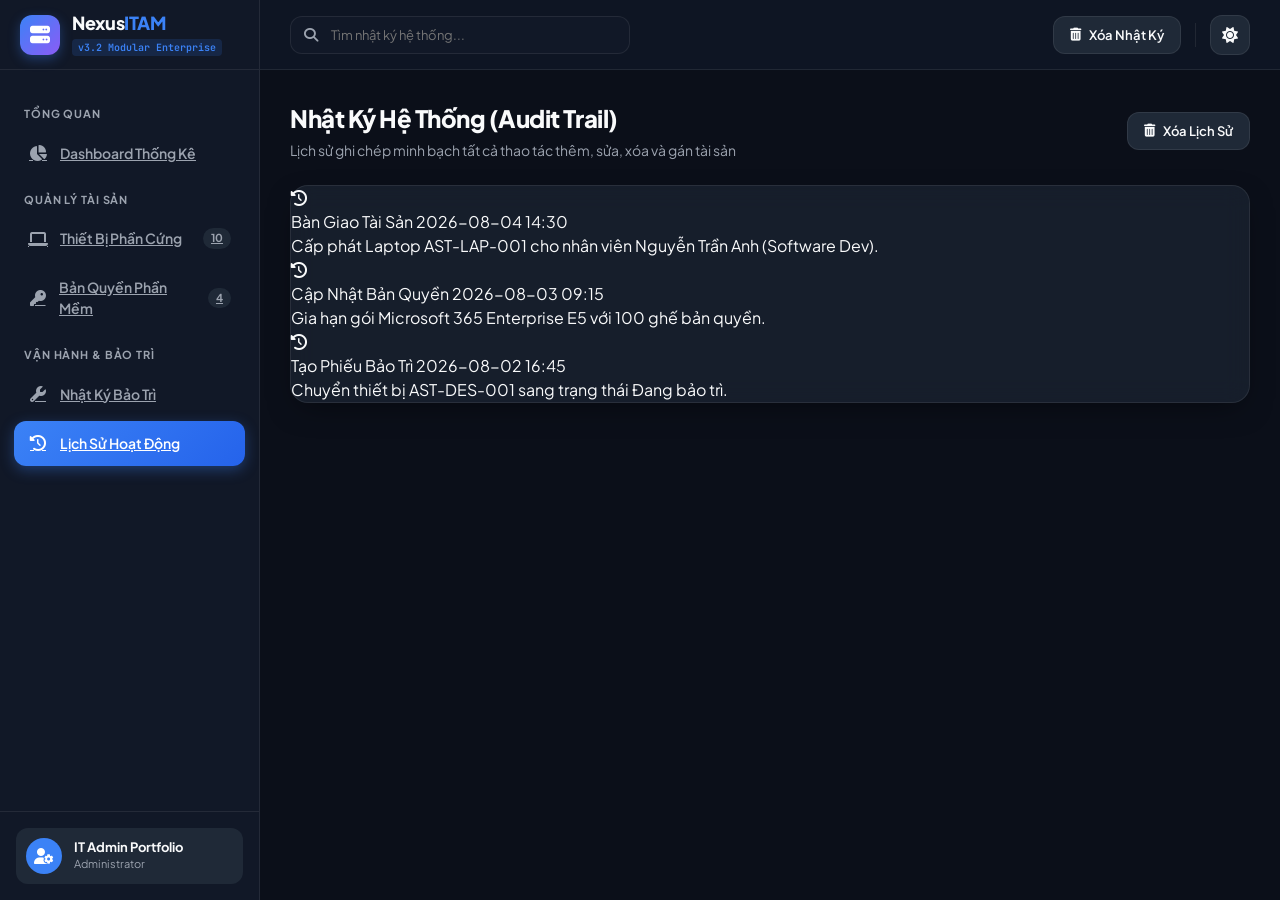
<file: audit.html>
<!DOCTYPE html>
<html lang="vi" data-theme="dark">
<head>
  <meta charset="UTF-8">
  <meta name="viewport" content="width=device-width, initial-scale=1.0">
  <title>Lịch Sử Hoạt Động | Nexus ITAM</title>
  
  <link rel="preconnect" href="https://fonts.googleapis.com">
  <link rel="preconnect" href="https://fonts.gstatic.com" crossorigin>
  <link href="https://fonts.googleapis.com/css2?family=Plus+Jakarta+Sans:wght@300;400;500;600;700;800&family=JetBrains+Mono:wght@400;500;600&display=swap" rel="stylesheet">
  <link rel="stylesheet" href="https://cdnjs.cloudflare.com/ajax/libs/font-awesome/6.4.0/css/all.min.css">
  
  <link rel="stylesheet" href="style.css">
</head>
<body data-page="audit">

  <div class="app-container">
    
    <!-- Sidebar Navigation -->
    <aside class="sidebar">
      <div class="brand">
        <div class="brand-logo"><i class="fa-solid fa-server"></i></div>
        <div class="brand-text">
          <h2>Nexus<span>ITAM</span></h2>
          <span class="version-tag">v3.2 Modular Enterprise</span>
        </div>
      </div>

      <nav class="nav-menu">
        <div class="nav-section-label">TỔNG QUAN</div>
        <a href="index.html" class="nav-item">
          <i class="fa-solid fa-chart-pie"></i>
          <span>Dashboard Thống Kê</span>
        </a>
        
        <div class="nav-section-label">QUẢN LÝ TÀI SẢN</div>
        <a href="hardware.html" class="nav-item">
          <i class="fa-solid fa-laptop"></i>
          <span>Thiết Bị Phần Cứng</span>
          <span class="badge" id="badge-hardware-count">0</span>
        </a>
        <a href="licenses.html" class="nav-item">
          <i class="fa-solid fa-key"></i>
          <span>Bản Quyền Phần Mềm</span>
          <span class="badge" id="badge-license-count">0</span>
        </a>

        <div class="nav-section-label">VẬN HÀNH & BẢO TRÌ</div>
        <a href="maintenance.html" class="nav-item">
          <i class="fa-solid fa-wrench"></i>
          <span>Nhật Ký Bảo Trì</span>
        </a>
        <a href="audit.html" class="nav-item active">
          <i class="fa-solid fa-clock-rotate-left"></i>
          <span>Lịch Sử Hoạt Động</span>
        </a>
      </nav>

      <div class="sidebar-footer">
        <div class="user-card">
          <div class="avatar"><i class="fa-solid fa-user-gear"></i></div>
          <div class="user-info">
            <span class="user-name">IT Admin Portfolio</span>
            <span class="user-role">Administrator</span>
          </div>
        </div>
      </div>
    </aside>

    <!-- Main Content Area -->
    <main class="main-content">
      
      <!-- Top Header -->
      <header class="top-header">
        <div class="header-search">
          <i class="fa-solid fa-magnifying-glass search-icon"></i>
          <input type="text" id="global-search" placeholder="Tìm nhật ký hệ thống...">
        </div>

        <div class="header-actions">
          <button class="btn btn-outline" id="btn-clear-audit-top">
            <i class="fa-solid fa-trash-can"></i>
            <span>Xóa Nhật Ký</span>
          </button>

          <div class="divider"></div>

          <button class="theme-toggle" id="btn-theme-toggle" title="Đổi giao diện Sáng / Tối">
            <i class="fa-solid fa-moon"></i>
          </button>
        </div>
      </header>

      <!-- Audit View Content -->
      <div class="content-body">
        <div class="page-title-bar">
          <div>
            <h1 class="page-title">Nhật Ký Hệ Thống (Audit Trail)</h1>
            <p class="page-subtitle">Lịch sử ghi chép minh bạch tất cả thao tác thêm, sửa, xóa và gán tài sản</p>
          </div>
          <button class="btn btn-outline" id="btn-clear-audit">
            <i class="fa-solid fa-trash-can"></i> Xóa Lịch Sử
          </button>
        </div>

        <div class="audit-timeline glass" id="audit-timeline-container">
          <!-- Dynamic timeline items -->
        </div>
      </div>
    </main>
  </div>

  <script src="app.js"></script>
</body>
</html>
</file>
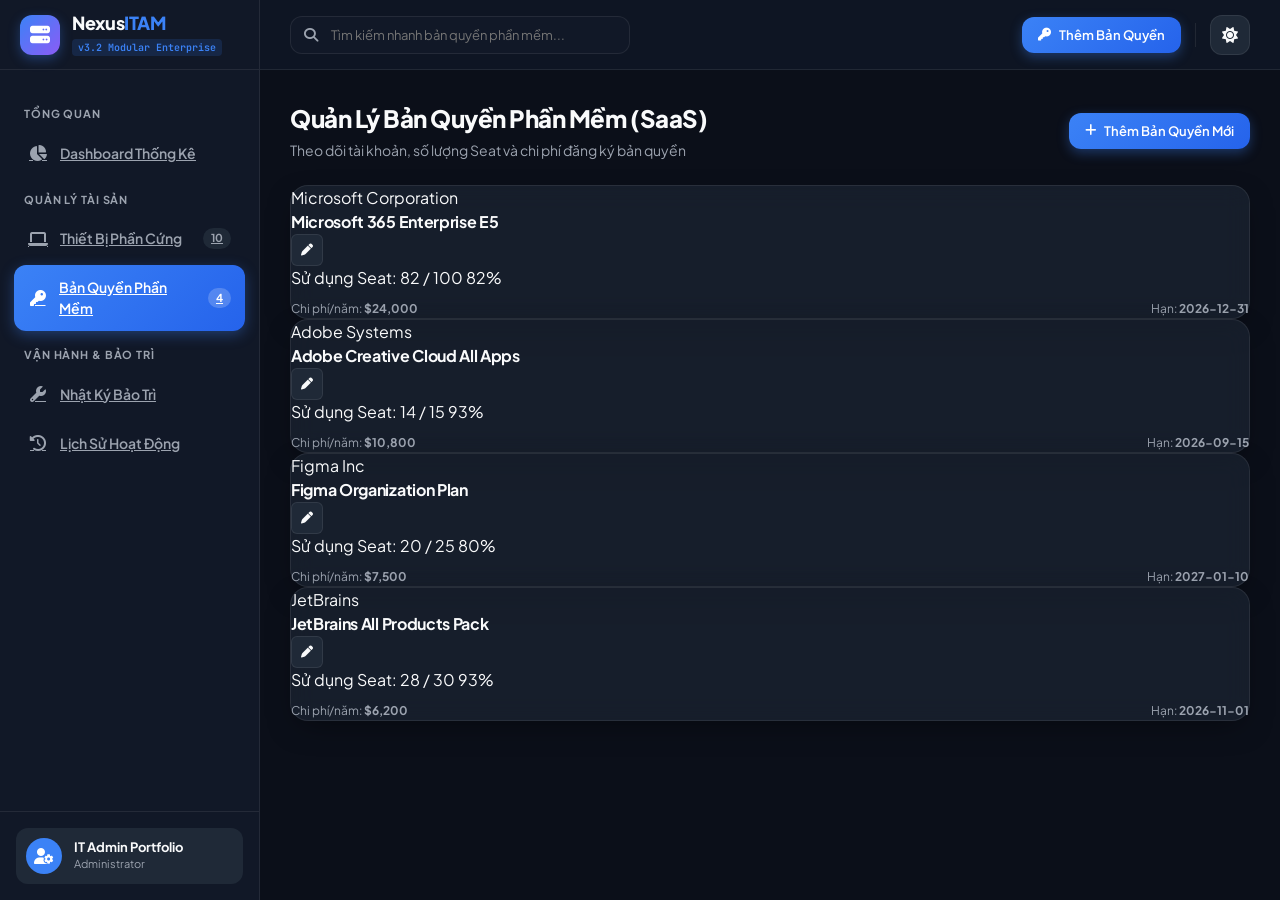
<file: licenses.html>
<!DOCTYPE html>
<html lang="vi" data-theme="dark">
<head>
  <meta charset="UTF-8">
  <meta name="viewport" content="width=device-width, initial-scale=1.0">
  <title>Bản Quyền Phần Mềm | Nexus ITAM</title>
  
  <link rel="preconnect" href="https://fonts.googleapis.com">
  <link rel="preconnect" href="https://fonts.gstatic.com" crossorigin>
  <link href="https://fonts.googleapis.com/css2?family=Plus+Jakarta+Sans:wght@300;400;500;600;700;800&family=JetBrains+Mono:wght@400;500;600&display=swap" rel="stylesheet">
  <link rel="stylesheet" href="https://cdnjs.cloudflare.com/ajax/libs/font-awesome/6.4.0/css/all.min.css">
  
  <link rel="stylesheet" href="style.css">
</head>
<body data-page="licenses">

  <div class="app-container">
    
    <!-- Sidebar Navigation -->
    <aside class="sidebar">
      <div class="brand">
        <div class="brand-logo"><i class="fa-solid fa-server"></i></div>
        <div class="brand-text">
          <h2>Nexus<span>ITAM</span></h2>
          <span class="version-tag">v3.2 Modular Enterprise</span>
        </div>
      </div>

      <nav class="nav-menu">
        <div class="nav-section-label">TỔNG QUAN</div>
        <a href="index.html" class="nav-item">
          <i class="fa-solid fa-chart-pie"></i>
          <span>Dashboard Thống Kê</span>
        </a>
        
        <div class="nav-section-label">QUẢN LÝ TÀI SẢN</div>
        <a href="hardware.html" class="nav-item">
          <i class="fa-solid fa-laptop"></i>
          <span>Thiết Bị Phần Cứng</span>
          <span class="badge" id="badge-hardware-count">0</span>
        </a>
        <a href="licenses.html" class="nav-item active">
          <i class="fa-solid fa-key"></i>
          <span>Bản Quyền Phần Mềm</span>
          <span class="badge" id="badge-license-count">0</span>
        </a>

        <div class="nav-section-label">VẬN HÀNH & BẢO TRÌ</div>
        <a href="maintenance.html" class="nav-item">
          <i class="fa-solid fa-wrench"></i>
          <span>Nhật Ký Bảo Trì</span>
        </a>
        <a href="audit.html" class="nav-item">
          <i class="fa-solid fa-clock-rotate-left"></i>
          <span>Lịch Sử Hoạt Động</span>
        </a>
      </nav>

      <div class="sidebar-footer">
        <div class="user-card">
          <div class="avatar"><i class="fa-solid fa-user-gear"></i></div>
          <div class="user-info">
            <span class="user-name">IT Admin Portfolio</span>
            <span class="user-role">Administrator</span>
          </div>
        </div>
      </div>
    </aside>

    <!-- Main Content Area -->
    <main class="main-content">
      
      <!-- Top Header -->
      <header class="top-header">
        <div class="header-search">
          <i class="fa-solid fa-magnifying-glass search-icon"></i>
          <input type="text" id="global-search" placeholder="Tìm kiếm nhanh bản quyền phần mềm...">
        </div>

        <div class="header-actions">
          <button class="btn btn-primary" id="btn-add-license">
            <i class="fa-solid fa-key"></i>
            <span>Thêm Bản Quyền</span>
          </button>

          <div class="divider"></div>

          <button class="theme-toggle" id="btn-theme-toggle" title="Đổi giao diện Sáng / Tối">
            <i class="fa-solid fa-moon"></i>
          </button>
        </div>
      </header>

      <!-- Licenses View Content -->
      <div class="content-body">
        <div class="page-title-bar">
          <div>
            <h1 class="page-title">Quản Lý Bản Quyền Phần Mềm (SaaS)</h1>
            <p class="page-subtitle">Theo dõi tài khoản, số lượng Seat và chi phí đăng ký bản quyền</p>
          </div>
          <button class="btn btn-primary" id="btn-add-license-top">
            <i class="fa-solid fa-plus"></i> Thêm Bản Quyền Mới
          </button>
        </div>

        <div class="license-grid" id="license-cards-container">
          <!-- Dynamic license cards via JS -->
        </div>
      </div>
    </main>
  </div>

  <!-- MODAL: ADD/EDIT LICENSE -->
  <div class="modal-backdrop" id="modal-license">
    <div class="modal-dialog glass">
      <div class="modal-header">
        <h3 id="modal-license-title"><i class="fa-solid fa-key"></i> Thêm Bản Quyền Phần Mềm</h3>
        <button class="btn-close" id="modal-license-close">&times;</button>
      </div>
      <form id="form-license">
        <input type="hidden" id="license-id">
        <div class="modal-body grid-2">
          <div class="form-group">
            <label class="required">Tên Phần Mềm / Dịch Vụ:</label>
            <input type="text" id="license-name" class="form-control" placeholder="Microsoft 365 E5" required>
          </div>

          <div class="form-group">
            <label>Hãng Sản Xuất / Vendor:</label>
            <input type="text" id="license-vendor" class="form-control" placeholder="Microsoft Corporation">
          </div>

          <div class="form-group">
            <label class="required">Tổng Số Seat / Slot:</label>
            <input type="number" id="license-total-seats" class="form-control" min="1" value="50" required>
          </div>

          <div class="form-group">
            <label class="required">Số Seat Đã Cấp Phát:</label>
            <input type="number" id="license-used-seats" class="form-control" min="0" value="0" required>
          </div>

          <div class="form-group">
            <label>Chi Phí Hàng Năm ($ USD):</label>
            <input type="number" id="license-cost" class="form-control" placeholder="12000">
          </div>

          <div class="form-group">
            <label>Ngày Hết Hạn Gia Hạn:</label>
            <input type="date" id="license-expiry" class="form-control">
          </div>

          <div class="form-group full-width">
            <label>License Key / Đã gán cho ai:</label>
            <textarea id="license-key" class="form-control" rows="2" placeholder="Ghi chú phân bổ..."></textarea>
          </div>
        </div>
        <div class="modal-footer">
          <button type="button" class="btn btn-outline" id="modal-license-cancel">Hủy Bỏ</button>
          <button type="submit" class="btn btn-primary"><i class="fa-solid fa-floppy-disk"></i> Lưu Bản Quyền</button>
        </div>
      </form>
    </div>
  </div>

  <script src="app.js"></script>
</body>
</html>
</file>
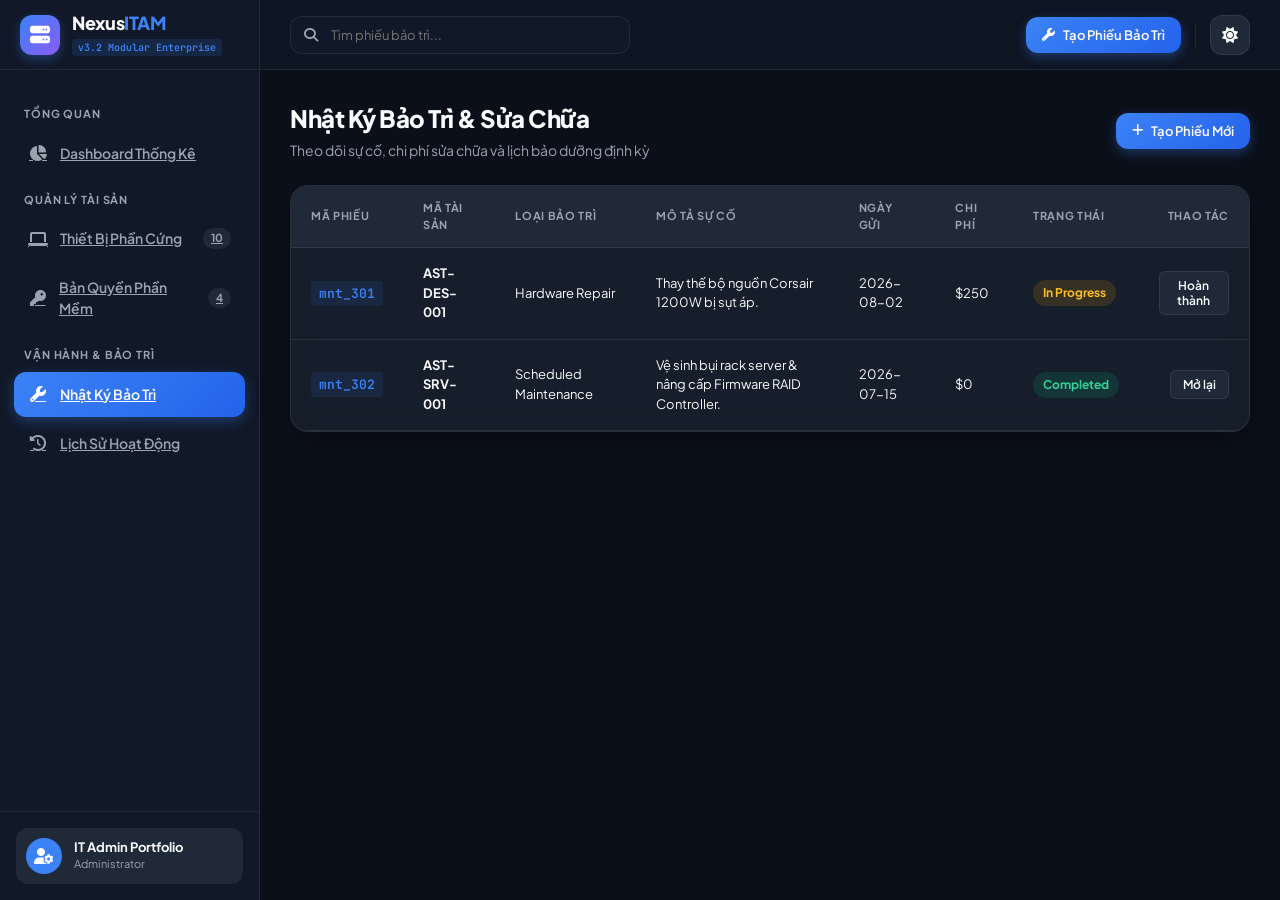
<file: maintenance.html>
<!DOCTYPE html>
<html lang="vi" data-theme="dark">
<head>
  <meta charset="UTF-8">
  <meta name="viewport" content="width=device-width, initial-scale=1.0">
  <title>Nhật Ký Bảo Trì | Nexus ITAM</title>
  
  <link rel="preconnect" href="https://fonts.googleapis.com">
  <link rel="preconnect" href="https://fonts.gstatic.com" crossorigin>
  <link href="https://fonts.googleapis.com/css2?family=Plus+Jakarta+Sans:wght@300;400;500;600;700;800&family=JetBrains+Mono:wght@400;500;600&display=swap" rel="stylesheet">
  <link rel="stylesheet" href="https://cdnjs.cloudflare.com/ajax/libs/font-awesome/6.4.0/css/all.min.css">
  
  <link rel="stylesheet" href="style.css">
</head>
<body data-page="maintenance">

  <div class="app-container">
    
    <!-- Sidebar Navigation -->
    <aside class="sidebar">
      <div class="brand">
        <div class="brand-logo"><i class="fa-solid fa-server"></i></div>
        <div class="brand-text">
          <h2>Nexus<span>ITAM</span></h2>
          <span class="version-tag">v3.2 Modular Enterprise</span>
        </div>
      </div>

      <nav class="nav-menu">
        <div class="nav-section-label">TỔNG QUAN</div>
        <a href="index.html" class="nav-item">
          <i class="fa-solid fa-chart-pie"></i>
          <span>Dashboard Thống Kê</span>
        </a>
        
        <div class="nav-section-label">QUẢN LÝ TÀI SẢN</div>
        <a href="hardware.html" class="nav-item">
          <i class="fa-solid fa-laptop"></i>
          <span>Thiết Bị Phần Cứng</span>
          <span class="badge" id="badge-hardware-count">0</span>
        </a>
        <a href="licenses.html" class="nav-item">
          <i class="fa-solid fa-key"></i>
          <span>Bản Quyền Phần Mềm</span>
          <span class="badge" id="badge-license-count">0</span>
        </a>

        <div class="nav-section-label">VẬN HÀNH & BẢO TRÌ</div>
        <a href="maintenance.html" class="nav-item active">
          <i class="fa-solid fa-wrench"></i>
          <span>Nhật Ký Bảo Trì</span>
        </a>
        <a href="audit.html" class="nav-item">
          <i class="fa-solid fa-clock-rotate-left"></i>
          <span>Lịch Sử Hoạt Động</span>
        </a>
      </nav>

      <div class="sidebar-footer">
        <div class="user-card">
          <div class="avatar"><i class="fa-solid fa-user-gear"></i></div>
          <div class="user-info">
            <span class="user-name">IT Admin Portfolio</span>
            <span class="user-role">Administrator</span>
          </div>
        </div>
      </div>
    </aside>

    <!-- Main Content Area -->
    <main class="main-content">
      
      <!-- Top Header -->
      <header class="top-header">
        <div class="header-search">
          <i class="fa-solid fa-magnifying-glass search-icon"></i>
          <input type="text" id="global-search" placeholder="Tìm phiếu bảo trì...">
        </div>

        <div class="header-actions">
          <button class="btn btn-primary" id="btn-add-maintenance">
            <i class="fa-solid fa-wrench"></i>
            <span>Tạo Phiếu Bảo Trì</span>
          </button>

          <div class="divider"></div>

          <button class="theme-toggle" id="btn-theme-toggle" title="Đổi giao diện Sáng / Tối">
            <i class="fa-solid fa-moon"></i>
          </button>
        </div>
      </header>

      <!-- Maintenance View Content -->
      <div class="content-body">
        <div class="page-title-bar">
          <div>
            <h1 class="page-title">Nhật Ký Bảo Trì & Sửa Chữa</h1>
            <p class="page-subtitle">Theo dõi sự cố, chi phí sửa chữa và lịch bảo dưỡng định kỳ</p>
          </div>
          <button class="btn btn-primary" id="btn-add-maintenance-top">
            <i class="fa-solid fa-plus"></i> Tạo Phiếu Mới
          </button>
        </div>

        <div class="table-card glass">
          <div class="table-wrapper">
            <table class="data-table">
              <thead>
                <tr>
                  <th>Mã Phiếu</th>
                  <th>Mã Tài Sản</th>
                  <th>Loại Bảo Trì</th>
                  <th>Mô Tả Sự Cố</th>
                  <th>Ngày Gửi</th>
                  <th>Chi Phí</th>
                  <th>Trạng Thái</th>
                  <th class="text-right">Thao Tác</th>
                </tr>
              </thead>
              <tbody id="maintenance-table-body">
                <!-- Dynamic maintenance logs -->
              </tbody>
            </table>
          </div>
        </div>
      </div>
    </main>
  </div>

  <!-- MODAL: CREATE MAINTENANCE TICKET -->
  <div class="modal-backdrop" id="modal-maintenance">
    <div class="modal-dialog glass">
      <div class="modal-header">
        <h3><i class="fa-solid fa-wrench"></i> Tạo Phiếu Bảo Trì / Sửa Chữa</h3>
        <button class="btn-close" id="modal-maintenance-close">&times;</button>
      </div>
      <form id="form-maintenance">
        <div class="modal-body grid-2">
          <div class="form-group">
            <label class="required">Mã Tài Sản (Asset Tag):</label>
            <input type="text" id="maint-asset-tag" class="form-control" placeholder="AST-LAP-001" required>
          </div>

          <div class="form-group">
            <label class="required">Loại Bảo Trì:</label>
            <select id="maint-type" class="form-control" required>
              <option value="Hardware Repair">Sửa Chữa Phần Cứng</option>
              <option value="Scheduled Maintenance">Bảo Dưỡng Định Kỳ</option>
              <option value="Upgrade">Nâng Cấp Thiết Bị</option>
              <option value="Software Issue">Lỗi Phần Mềm</option>
            </select>
          </div>

          <div class="form-group">
            <label>Chi Phí Ước Tính ($ USD):</label>
            <input type="number" id="maint-cost" class="form-control" min="0" value="0">
          </div>

          <div class="form-group">
            <label class="required">Ngày Gửi Bảo Trì:</label>
            <input type="date" id="maint-date" class="form-control" required>
          </div>

          <div class="form-group full-width">
            <label class="required">Mô Tả Sự Cố / Yêu Cầu:</label>
            <textarea id="maint-desc" class="form-control" rows="3" placeholder="Mô tả sự cố..." required></textarea>
          </div>
        </div>

        <div class="modal-footer">
          <button type="button" class="btn btn-outline" id="modal-maintenance-cancel">Hủy Bỏ</button>
          <button type="submit" class="btn btn-primary"><i class="fa-solid fa-floppy-disk"></i> Tạo Phiếu</button>
        </div>
      </form>
    </div>
  </div>

  <script src="app.js"></script>
</body>
</html>
</file>
<file: style.css>
/* ==========================================================================
   Nexus IT Asset Management (ITAM) - Enterprise CSS Design Tokens & Styles
   ========================================================================== */

/* Design Tokens & Theme Variables */
:root {
  /* Color Palette - Dark Mode (Default) */
  --bg-primary: #0b0f19;
  --bg-secondary: #111827;
  --bg-tertiary: #1f2937;
  --bg-glass: rgba(17, 24, 39, 0.75);
  --bg-card: rgba(31, 41, 55, 0.6);
  --bg-input: #111827;
  
  --text-main: #f9fafb;
  --text-muted: #9ca3af;
  --text-inverse: #030712;
  
  --border-color: rgba(255, 255, 255, 0.08);
  --border-hover: rgba(255, 255, 255, 0.18);
  
  /* Brand Accent Colors */
  --accent-primary: #3b82f6;
  --accent-primary-hover: #2563eb;
  --accent-glow: rgba(59, 130, 246, 0.35);
  
  --color-blue: #3b82f6;
  --color-green: #10b981;
  --color-purple: #8b5cf6;
  --color-orange: #f59e0b;
  --color-red: #ef4444;
  --color-cyan: #06b6d4;
  
  /* Status Badges */
  --badge-in-use-bg: rgba(16, 185, 129, 0.15);
  --badge-in-use-text: #34d399;
  
  --badge-avail-bg: rgba(59, 130, 246, 0.15);
  --badge-avail-text: #60a5fa;
  
  --badge-maint-bg: rgba(245, 158, 11, 0.15);
  --badge-maint-text: #fbbf24;
  
  --badge-retired-bg: rgba(239, 68, 68, 0.15);
  --badge-retired-text: #f87171;
  
  /* UI Metrics */
  --sidebar-width: 260px;
  --header-height: 70px;
  --radius-sm: 6px;
  --radius-md: 12px;
  --radius-lg: 18px;
  --shadow-main: 0 10px 30px -10px rgba(0, 0, 0, 0.5);
  --transition-fast: all 0.2s cubic-bezier(0.4, 0, 0.2, 1);
}

/* Light Theme Variables Override */
[data-theme="light"] {
  --bg-primary: #f3f4f6;
  --bg-secondary: #ffffff;
  --bg-tertiary: #f9fafb;
  --bg-glass: rgba(255, 255, 255, 0.85);
  --bg-card: #ffffff;
  --bg-input: #f3f4f6;
  
  --text-main: #111827;
  --text-muted: #6b7280;
  --text-inverse: #ffffff;
  
  --border-color: rgba(0, 0, 0, 0.08);
  --border-hover: rgba(0, 0, 0, 0.18);
  
  --shadow-main: 0 10px 25px -5px rgba(0, 0, 0, 0.08);
}

/* CSS Reset & Base */
*, *::before, *::after {
  box-sizing: border-box;
  margin: 0;
  padding: 0;
}

body {
  font-family: 'Plus Jakarta Sans', -apple-system, BlinkMacSystemFont, sans-serif;
  background-color: var(--bg-primary);
  color: var(--text-main);
  line-height: 1.5;
  overflow-x: hidden;
  min-height: 100vh;
}

/* Typography Helpers */
h1, h2, h3, h4, h5 {
  font-weight: 700;
  color: var(--text-main);
  letter-spacing: -0.02em;
}

/* Layout Structure */
.app-container {
  display: flex;
  min-height: 100vh;
}

/* Sidebar Styling */
.sidebar {
  width: var(--sidebar-width);
  background-color: var(--bg-secondary);
  border-right: 1px solid var(--border-color);
  display: flex;
  flex-direction: column;
  position: fixed;
  top: 0;
  bottom: 0;
  left: 0;
  z-index: 100;
  transition: var(--transition-fast);
}

.brand {
  height: var(--header-height);
  display: flex;
  align-items: center;
  gap: 12px;
  padding: 0 20px;
  border-bottom: 1px solid var(--border-color);
}

.brand-logo {
  width: 40px;
  height: 40px;
  border-radius: var(--radius-md);
  background: linear-gradient(135deg, var(--color-blue), var(--color-purple));
  display: flex;
  align-items: center;
  justify-content: center;
  color: #ffffff;
  font-size: 20px;
  box-shadow: 0 4px 12px var(--accent-glow);
}

.brand-text h2 {
  font-size: 18px;
  font-weight: 800;
  line-height: 1.2;
}

.brand-text h2 span {
  color: var(--accent-primary);
}

.version-tag {
  font-size: 10px;
  font-family: 'JetBrains Mono', monospace;
  background: rgba(59, 130, 246, 0.15);
  color: var(--accent-primary);
  padding: 2px 6px;
  border-radius: 4px;
  font-weight: 600;
}

.nav-menu {
  flex: 1;
  padding: 20px 14px;
  overflow-y: auto;
}

.nav-section-label {
  font-size: 11px;
  font-weight: 700;
  color: var(--text-muted);
  letter-spacing: 0.08em;
  margin: 16px 10px 8px 10px;
}

.nav-item {
  width: 100%;
  display: flex;
  align-items: center;
  gap: 12px;
  padding: 12px 14px;
  border: none;
  background: transparent;
  color: var(--text-muted);
  font-family: inherit;
  font-size: 14px;
  font-weight: 600;
  border-radius: var(--radius-md);
  cursor: pointer;
  transition: var(--transition-fast);
  margin-bottom: 4px;
}

.nav-item i {
  font-size: 16px;
  width: 20px;
  text-align: center;
}

.nav-item:hover {
  background-color: var(--bg-tertiary);
  color: var(--text-main);
}

.nav-item.active {
  background: linear-gradient(135deg, var(--accent-primary), #2563eb);
  color: #ffffff;
  box-shadow: 0 4px 14px var(--accent-glow);
}

.nav-item .badge {
  margin-left: auto;
  background: rgba(255, 255, 255, 0.2);
  color: inherit;
  font-size: 11px;
  font-weight: 700;
  padding: 2px 8px;
  border-radius: 12px;
}

.nav-item:not(.active) .badge {
  background: var(--bg-tertiary);
  color: var(--text-muted);
}

.sidebar-footer {
  padding: 16px;
  border-top: 1px solid var(--border-color);
}

.user-card {
  display: flex;
  align-items: center;
  gap: 12px;
  padding: 10px;
  border-radius: var(--radius-md);
  background: var(--bg-tertiary);
}

.user-card .avatar {
  width: 36px;
  height: 36px;
  border-radius: 50%;
  background: var(--accent-primary);
  color: #fff;
  display: flex;
  align-items: center;
  justify-content: center;
}

.user-info {
  display: flex;
  flex-direction: column;
}

.user-name {
  font-size: 13px;
  font-weight: 700;
  line-height: 1.2;
}

.user-role {
  font-size: 11px;
  color: var(--text-muted);
}

/* Main Content Area */
.main-content {
  margin-left: var(--sidebar-width);
  flex: 1;
  display: flex;
  flex-direction: column;
  min-height: 100vh;
}

/* Top Header */
.top-header {
  height: var(--header-height);
  background-color: var(--bg-glass);
  backdrop-filter: blur(16px);
  -webkit-backdrop-filter: blur(16px);
  border-bottom: 1px solid var(--border-color);
  display: flex;
  align-items: center;
  justify-content: space-between;
  padding: 0 30px;
  position: sticky;
  top: 0;
  z-index: 90;
}

.header-search {
  position: relative;
  width: 340px;
}

.header-search .search-icon {
  position: absolute;
  left: 14px;
  top: 50%;
  transform: translateY(-50%);
  color: var(--text-muted);
  font-size: 14px;
}

.header-search input {
  width: 100%;
  padding: 10px 14px 10px 40px;
  background-color: var(--bg-input);
  border: 1px solid var(--border-color);
  border-radius: var(--radius-md);
  color: var(--text-main);
  font-family: inherit;
  font-size: 13px;
  outline: none;
  transition: var(--transition-fast);
}

.header-search input:focus {
  border-color: var(--accent-primary);
  box-shadow: 0 0 0 3px var(--accent-glow);
}

.header-actions {
  display: flex;
  align-items: center;
  gap: 10px;
}

.divider {
  width: 1px;
  height: 24px;
  background-color: var(--border-color);
  margin: 0 4px;
}

.theme-toggle {
  width: 40px;
  height: 40px;
  border-radius: var(--radius-md);
  border: 1px solid var(--border-color);
  background: var(--bg-tertiary);
  color: var(--text-main);
  cursor: pointer;
  display: flex;
  align-items: center;
  justify-content: center;
  font-size: 16px;
  transition: var(--transition-fast);
}

.theme-toggle:hover {
  border-color: var(--accent-primary);
  color: var(--accent-primary);
}

/* Button Styles */
.btn {
  display: inline-flex;
  align-items: center;
  gap: 8px;
  padding: 10px 16px;
  border-radius: var(--radius-md);
  font-family: inherit;
  font-size: 13px;
  font-weight: 600;
  cursor: pointer;
  border: none;
  transition: var(--transition-fast);
}

.btn-primary {
  background: linear-gradient(135deg, var(--accent-primary), #2563eb);
  color: #ffffff;
  box-shadow: 0 4px 12px var(--accent-glow);
}

.btn-primary:hover {
  opacity: 0.92;
  transform: translateY(-1px);
}

.btn-outline {
  background-color: var(--bg-tertiary);
  color: var(--text-main);
  border: 1px solid var(--border-color);
}

.btn-outline:hover {
  border-color: var(--border-hover);
  background-color: var(--bg-secondary);
}

.btn-sm {
  padding: 6px 12px;
  font-size: 12px;
  border-radius: var(--radius-sm);
}

.btn-icon {
  width: 32px;
  height: 32px;
  padding: 0;
  border-radius: var(--radius-sm);
  display: inline-flex;
  align-items: center;
  justify-content: center;
}

/* Content Body & Tab Views */
.content-body {
  padding: 30px;
  flex: 1;
}

.tab-pane {
  display: none;
  animation: fadeIn 0.3s ease-in-out;
}

.tab-pane.active {
  display: block;
}

@keyframes fadeIn {
  from { opacity: 0; transform: translateY(6px); }
  to { opacity: 1; transform: translateY(0); }
}

.page-title-bar {
  display: flex;
  align-items: center;
  justify-content: space-between;
  margin-bottom: 24px;
}

.page-title {
  font-size: 24px;
  font-weight: 800;
}

.page-subtitle {
  font-size: 14px;
  color: var(--text-muted);
  margin-top: 4px;
}

.live-indicator {
  display: inline-flex;
  align-items: center;
  gap: 8px;
  background: rgba(16, 185, 129, 0.12);
  color: #34d399;
  font-size: 12px;
  font-weight: 600;
  padding: 6px 14px;
  border-radius: 20px;
  border: 1px solid rgba(16, 185, 129, 0.25);
}

.dot {
  width: 8px;
  height: 8px;
  border-radius: 50%;
  background-color: #10b981;
}

.pulse {
  animation: pulse 2s infinite;
}

@keyframes pulse {
  0% { box-shadow: 0 0 0 0 rgba(16, 185, 129, 0.6); }
  70% { box-shadow: 0 0 0 8px rgba(16, 185, 129, 0); }
  100% { box-shadow: 0 0 0 0 rgba(16, 185, 129, 0); }
}

/* Glassmorphism Cards */
.glass {
  background-color: var(--bg-card);
  backdrop-filter: blur(12px);
  -webkit-backdrop-filter: blur(12px);
  border: 1px solid var(--border-color);
  border-radius: var(--radius-lg);
  box-shadow: var(--shadow-main);
}

/* KPI Cards Grid */
.kpi-grid {
  display: grid;
  grid-template-columns: repeat(auto-fit, minmax(200px, 1fr));
  gap: 16px;
  margin-bottom: 24px;
}

.kpi-card {
  padding: 20px;
  display: flex;
  align-items: center;
  gap: 16px;
  transition: var(--transition-fast);
}

.kpi-card:hover {
  transform: translateY(-3px);
  border-color: var(--border-hover);
}

.kpi-icon {
  width: 50px;
  height: 50px;
  border-radius: var(--radius-md);
  display: flex;
  align-items: center;
  justify-content: center;
  font-size: 20px;
  color: #ffffff;
  flex-shrink: 0;
}

.icon-blue { background: linear-gradient(135deg, #3b82f6, #1d4ed8); }
.icon-green { background: linear-gradient(135deg, #10b981, #047857); }
.icon-cyan { background: linear-gradient(135deg, #06b6d4, #0891b2); }
.icon-purple { background: linear-gradient(135deg, #8b5cf6, #6d28d9); }
.icon-orange { background: linear-gradient(135deg, #f59e0b, #b45309); }

.kpi-details {
  display: flex;
  flex-direction: column;
}

.kpi-label {
  font-size: 11px;
  font-weight: 700;
  color: var(--text-muted);
  text-transform: uppercase;
  letter-spacing: 0.05em;
}

.kpi-value {
  font-size: 24px;
  font-weight: 800;
  line-height: 1.2;
  margin: 2px 0;
}

.kpi-subtext {
  font-size: 11px;
  color: var(--text-muted);
}

.text-positive { color: var(--color-green); }
.text-accent { color: var(--color-blue); }
.text-warning { color: var(--color-orange); }

/* Charts Grid */
.charts-grid {
  display: grid;
  grid-template-columns: 1fr 1fr;
  gap: 20px;
  margin-bottom: 24px;
}

.chart-card {
  padding: 24px;
}

.chart-header {
  margin-bottom: 16px;
}

.chart-header h3 {
  font-size: 16px;
  font-weight: 700;
  display: flex;
  align-items: center;
  gap: 10px;
}

.chart-header h3 i {
  color: var(--accent-primary);
}

.chart-wrapper {
  position: relative;
  height: 260px;
  width: 100%;
}

/* Dashboard Bottom Widgets */
.dashboard-bottom-grid {
  display: grid;
  grid-template-columns: 1fr 1fr;
  gap: 20px;
}

.widget-card {
  padding: 24px;
}

.widget-header {
  margin-bottom: 16px;
  border-bottom: 1px solid var(--border-color);
  padding-bottom: 12px;
}

.widget-header h3 {
  font-size: 15px;
  font-weight: 700;
  display: flex;
  align-items: center;
  gap: 10px;
}

.alert-item {
  display: flex;
  align-items: center;
  gap: 14px;
  padding: 12px;
  border-radius: var(--radius-md);
  background-color: var(--bg-tertiary);
  margin-bottom: 10px;
  font-size: 13px;
}

.alert-item i {
  font-size: 18px;
  color: var(--color-orange);
}

.alert-title {
  font-weight: 700;
}

.alert-desc {
  color: var(--text-muted);
  font-size: 12px;
}

.timeline-item-sm {
  display: flex;
  align-items: flex-start;
  gap: 12px;
  padding: 10px 0;
  border-bottom: 1px solid var(--border-color);
  font-size: 13px;
}

.timeline-item-sm:last-child {
  border-bottom: none;
}

.timeline-icon-sm {
  width: 28px;
  height: 28px;
  border-radius: 50%;
  background: var(--bg-tertiary);
  color: var(--accent-primary);
  display: flex;
  align-items: center;
  justify-content: center;
  font-size: 12px;
  flex-shrink: 0;
}

/* Toolbar Filters */
.filter-toolbar {
  padding: 18px 24px;
  display: flex;
  align-items: center;
  gap: 16px;
  margin-bottom: 20px;
  flex-wrap: wrap;
}

.filter-group {
  display: flex;
  align-items: center;
  gap: 10px;
}

.filter-group label {
  font-size: 13px;
  font-weight: 600;
  color: var(--text-muted);
  white-space: nowrap;
}

.form-control {
  padding: 8px 14px;
  background-color: var(--bg-input);
  border: 1px solid var(--border-color);
  border-radius: var(--radius-md);
  color: var(--text-main);
  font-family: inherit;
  font-size: 13px;
  outline: none;
  transition: var(--transition-fast);
}

.form-control:focus {
  border-color: var(--accent-primary);
}

select.form-control {
  cursor: pointer;
}

/* Data Table Component */
.table-card {
  overflow: hidden;
}

.table-wrapper {
  overflow-x: auto;
}

.data-table {
  width: 100%;
  border-collapse: collapse;
  text-align: left;
  font-size: 13px;
}

.data-table th {
  background-color: var(--bg-tertiary);
  color: var(--text-muted);
  font-size: 11px;
  font-weight: 700;
  text-transform: uppercase;
  letter-spacing: 0.06em;
  padding: 14px 20px;
  border-bottom: 1px solid var(--border-color);
}

.data-table td {
  padding: 16px 20px;
  border-bottom: 1px solid var(--border-color);
  color: var(--text-main);
  vertical-align: middle;
}

.data-table tbody tr {
  transition: var(--transition-fast);
}

.data-table tbody tr:hover {
  background-color: rgba(255, 255, 255, 0.03);
}

.text-right { text-align: right; }

.table-footer {
  padding: 14px 20px;
  border-top: 1px solid var(--border-color);
  display: flex;
  align-items: center;
  justify-content: space-between;
  font-size: 12px;
  color: var(--text-muted);
}

/* Status Badges */
.badge-status {
  display: inline-flex;
  align-items: center;
  gap: 6px;
  padding: 4px 10px;
  border-radius: 20px;
  font-size: 12px;
  font-weight: 700;
}

.badge-in-use { background: var(--badge-in-use-bg); color: var(--badge-in-use-text); }
.badge-available { background: var(--badge-avail-bg); color: var(--badge-avail-text); }
.badge-maintenance { background: var(--badge-maint-bg); color: var(--badge-maint-text); }
.badge-retired { background: var(--badge-retired-bg); color: var(--badge-retired-text); }

.asset-tag-code {
  font-family: 'JetBrains Mono', monospace;
  font-weight: 600;
  color: var(--accent-primary);
  background: rgba(59, 130, 246, 0.1);
  padding: 4px 8px;
  border-radius: 4px;
}

.serial-code {
  font-family: 'JetBrains Mono', monospace;
  color: var(--text-muted);
  font-size: 12px;
}

.depreciated-price {
  font-size: 11px;
  color: var(--color-cyan);
  font-weight: 700;
}

/* Printable Audit Sheet Styling */
.audit-sheet-paper {
  background: #ffffff;
  color: #111827;
  padding: 30px;
  border-radius: 8px;
  font-family: 'Plus Jakarta Sans', sans-serif;
}

.audit-sheet-header {
  display: flex;
  justify-content: space-between;
  align-items: center;
  border-bottom: 2px solid #111827;
  padding-bottom: 16px;
  margin-bottom: 20px;
}

.audit-sheet-title h2 {
  color: #111827;
  font-size: 20px;
  font-weight: 800;
}

.audit-sheet-table {
  width: 100%;
  border-collapse: collapse;
  margin: 20px 0;
  font-size: 12px;
}

.audit-sheet-table th, .audit-sheet-table td {
  border: 1px solid #d1d5db;
  padding: 8px 12px;
  text-align: left;
  color: #111827;
}

.audit-sheet-table th {
  background-color: #f3f4f6;
  font-weight: 700;
}

.audit-sheet-signatures {
  display: flex;
  justify-content: space-between;
  margin-top: 40px;
  padding-top: 20px;
}

.sig-box {
  text-align: center;
  width: 200px;
}

.sig-line {
  margin-top: 60px;
  border-top: 1px dashed #6b7280;
  padding-top: 4px;
  font-size: 12px;
  color: #4b5563;
}

/* Modals & Dialogs */
.modal-backdrop {
  position: fixed;
  top: 0;
  left: 0;
  right: 0;
  bottom: 0;
  background: rgba(0, 0, 0, 0.7);
  backdrop-filter: blur(8px);
  display: flex;
  align-items: center;
  justify-content: center;
  z-index: 1000;
  opacity: 0;
  pointer-events: none;
  transition: var(--transition-fast);
}

.modal-backdrop.active {
  opacity: 1;
  pointer-events: auto;
}

.modal-dialog {
  width: 100%;
  max-width: 680px;
  background-color: var(--bg-secondary);
  border: 1px solid var(--border-color);
  max-height: 90vh;
  display: flex;
  flex-direction: column;
  transform: scale(0.95);
  transition: var(--transition-fast);
}

.modal-backdrop.active .modal-dialog {
  transform: scale(1);
}

.modal-dialog.modal-sm {
  max-width: 420px;
}

.modal-header {
  padding: 18px 24px;
  border-bottom: 1px solid var(--border-color);
  display: flex;
  align-items: center;
  justify-content: space-between;
}

.modal-header h3 {
  font-size: 16px;
  font-weight: 700;
  display: flex;
  align-items: center;
  gap: 10px;
}

.btn-close {
  background: transparent;
  border: none;
  color: var(--text-muted);
  font-size: 24px;
  cursor: pointer;
  line-height: 1;
}

.btn-close:hover {
  color: var(--text-main);
}

.modal-body {
  padding: 24px;
  overflow-y: auto;
}

.grid-2 {
  display: grid;
  grid-template-columns: 1fr 1fr;
  gap: 16px;
}

.full-width {
  grid-column: span 2;
}

.form-group {
  display: flex;
  flex-direction: column;
  gap: 6px;
}

.form-group label {
  font-size: 12px;
  font-weight: 700;
  color: var(--text-muted);
}

.form-group label.required::after {
  content: " *";
  color: var(--color-red);
}

.modal-footer {
  padding: 16px 24px;
  border-top: 1px solid var(--border-color);
  display: flex;
  align-items: center;
  justify-content: flex-end;
  gap: 12px;
}

/* QR Code Card Styling */
.qr-card {
  background: #ffffff;
  color: #000000;
  padding: 24px;
  border-radius: var(--radius-md);
  border: 2px solid #000;
  display: inline-block;
  text-align: center;
}

.qr-header-tag {
  font-family: 'JetBrains Mono', monospace;
  font-weight: 800;
  font-size: 11px;
  letter-spacing: 0.1em;
  margin-bottom: 12px;
  border-bottom: 2px solid #000;
  padding-bottom: 6px;
}

#qrcode-container {
  display: flex;
  justify-content: center;
  margin: 10px 0;
}

.qr-asset-title {
  font-size: 14px;
  font-weight: 800;
  margin-top: 8px;
  color: #000;
}

.qr-asset-code {
  font-family: 'JetBrains Mono', monospace;
  font-size: 13px;
  font-weight: 700;
  color: var(--accent-primary);
}

.qr-asset-sn {
  font-family: 'JetBrains Mono', monospace;
  font-size: 11px;
  color: #555;
}

/* Responsive Media Queries */
@media (max-width: 1024px) {
  .charts-grid, .dashboard-bottom-grid {
    grid-template-columns: 1fr;
  }
}

@media (max-width: 768px) {
  .sidebar {
    width: 70px;
  }
  .brand-text, .nav-item span, .nav-section-label, .version-tag, .user-info {
    display: none;
  }
  .main-content {
    margin-left: 70px;
  }
  .grid-2 {
    grid-template-columns: 1fr;
  }
  .full-width {
    grid-column: span 1;
  }
}
</file>
